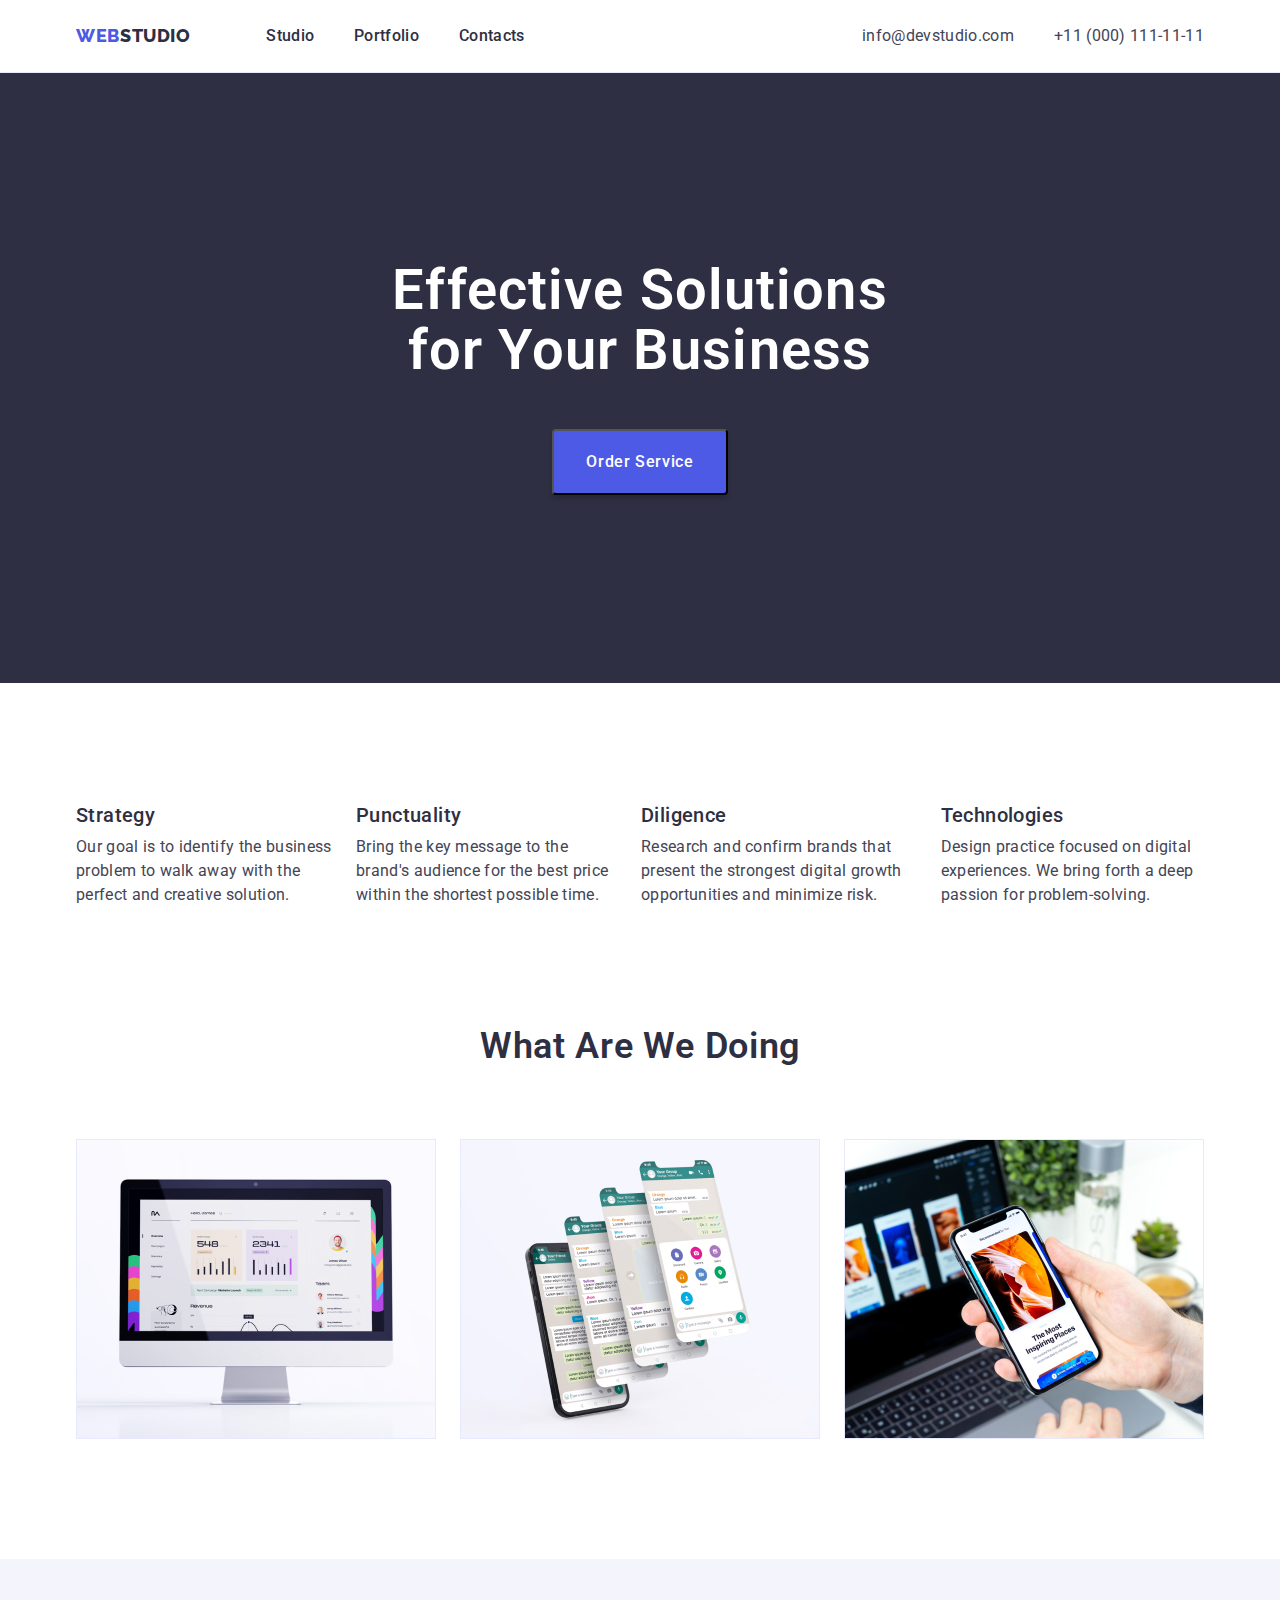
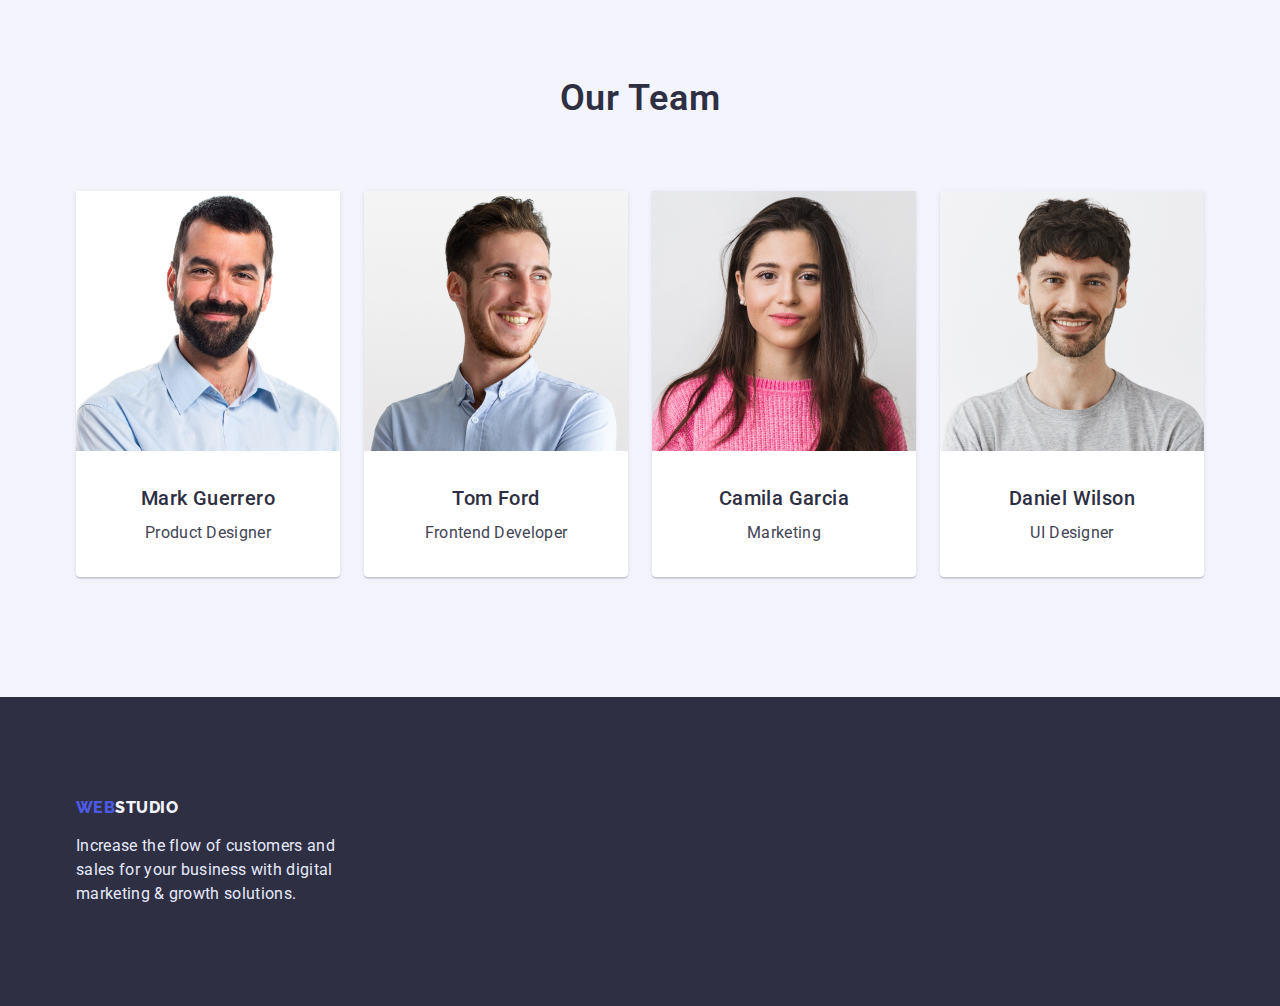
<file: index.html>
<!DOCTYPE html>
<html lang="en">
  <!--...-->
<head>
    <meta charset="utf-8">
    <meta http-equiv="x-ua-compatible" content="ie=edge">
    <meta name="viewport" content="width=device-width, initial-scale=1.0">
    <title>Web Studio</title>
    <link rel="stylesheet" href="https://cdn.jsdelivr.net/npm/modern-normalize@1.1.0/modern-normalize.min.css">
    <link rel="preconnect" href="https://fonts.googleapis.com">
    <link rel="preconnect" href="https://fonts.gstatic.com" crossorigin>
    <link href="https://fonts.googleapis.com/css2?family=Raleway:wght@800&family=Roboto:wght@400;500;700;900&display=swap" rel="stylesheet">
    <link rel="stylesheet" href="./css/styles.css">
</head>
<body>
  <!--HEADER-->
<header class="page-header">
<div class="container page-header-container">
  <nav class="page-nav">
      <div>
        <a class="logo link" href="LINK">
          <span class="logo-blue">Web</span>Studio</a>
        </div>
      <ul class="menu list">
         <li class="menu-item"><a class="menu-link link" href="index.html">Studio</a></li>
         <li class="menu-item"><a class="menu-link link" href="portfolio.html">Portfolio</a></li>
         <li class="menu-item"><a class="menu-link link" href="LINK">Contacts</a></li>
      </ul>
  </nav>
  <ul class="contact-phone-mail list">
      <li class="contact-mail-adress"><a class="mail-lin link" href="mailto:info@devstudio.com">info@devstudio.com</a></li>
      <li class="contact-phone-number"><a class="phone-lin link" href="tel:+11(000)1111111">+11 (000) 111-11-11</a></li>
    </ul>
</div>
</header>
<!---HERO-->
<main>
  <section class="hero">
   <div class="container">
     <h1 class="hero-title">Effective Solutions <br> for Your Business</h1>
     <button class="button-hero" type="button">Order Service</button>
   </div>
  </section>
  <!--SECTOIN DESCRIPTION-->
  <section class="section-description section">
    <div class="container">
      <ul class="list list-description">
        <li>
          <h3 class="title title-description">Strategy</h3>
          <p class="subtitle subtitle-description">Our goal is to identify the business problem to walk away with the perfect and creative solution.</p>
        </li>
        <li>
         <h3 class="title title-description">Punctuality</h3>
         <p class="subtitle subtitle-description">Bring the key message to the brand's audience for the best price within the shortest possible time.</p>
        </li>
        <li>
          <h3 class="title title-description">Diligence</h3>
          <p class="subtitle subtitle-description">Research and confirm brands that present the strongest digital growth opportunities and minimize risk.</p>
        </li>
          <li>
            <h3 class="title title-description">Technologies</h3>
            <p class="subtitle subtitle-description">Design practice focused on digital experiences. We bring forth a deep passion for problem-solving.</p>
          </li>
      </ul>
    </div>
  </section>
  <section class="services-section">
    <div class="container">
      <h2 class="section-title">What are we doing</h2>
      <ul class="list list-cards">
        <li><img src="imeges/Rectangle71.jpg" alt="monitor appl" width="360"></li>
        <li><img src="imeges/Rectangle71-1.jpg" alt="iphone scrinshots" width="360"></li>
        <li><img src="imeges/Rectangle71-2.jpg" alt="iphone in hand" width="360"></li>
      </ul>
    </div>
  </section>
  <!--TEAM-->
  <section class="team-section section">
    <div class="container">
      <h2 class="section-title">Our Team</h2>
      <ul class="list list-team">
        <li class="team-icon"><img src="imeges/img1.jpg" alt="photo Mark Guerrero" width="264">
          <h3 class="team-name">Mark Guerrero</h3>
          <p class="team-profession">Product Designer</p>
        </li>
        <li class="team-icon"><img src="imeges/img2.jpg" alt="photo Tom Ford" width="264">
          <h3 class="team-name">Tom Ford</h3>
          <p class="team-profession">Frontend Developer</p>
        </li>
        <li class="team-icon"><img src="imeges/img3.jpg" alt="photo Camila Garcia" width="264">
          <h3 class="team-name">Camila Garcia</h3>
          <p class="team-profession">Marketing</p>
        </li>
        <li class="team-icon"><img src="imeges/img4.jpg" alt="photo Daniel Wilson" width="264">
          <h3 class="team-name">Daniel Wilson</h3>
          <p class="team-profession">UI Designer</p>
        </li>
      </ul>
    </div>
  </section>
</main>
<footer class="footer">
  <div class="container">
    <a class="logo-footer link" href="LINK">Web<span class="logo-white">Studio</span></a>
    <p class="footer-text">Increase the flow of customers and<br>sales for your business with digital</br> marketing & growth solutions.</p>
  </div>
</footer>
</body>
</file>
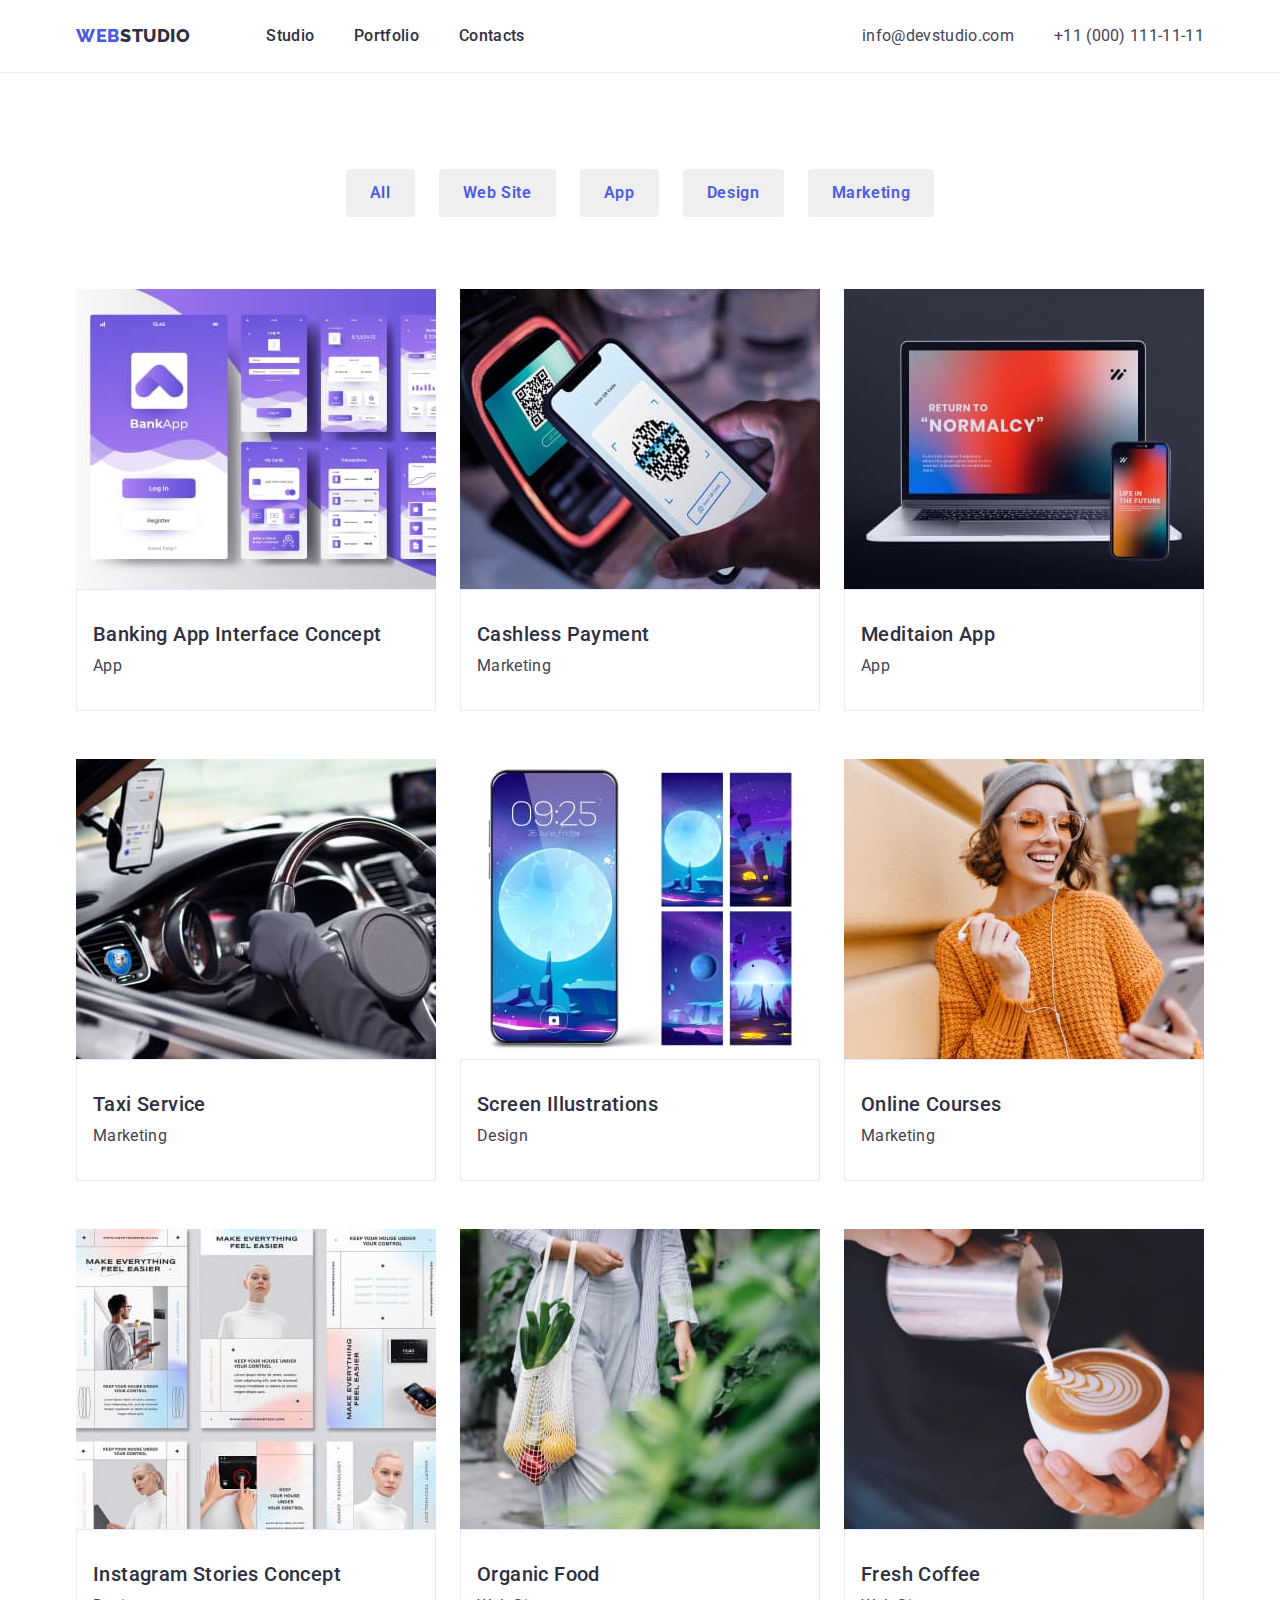
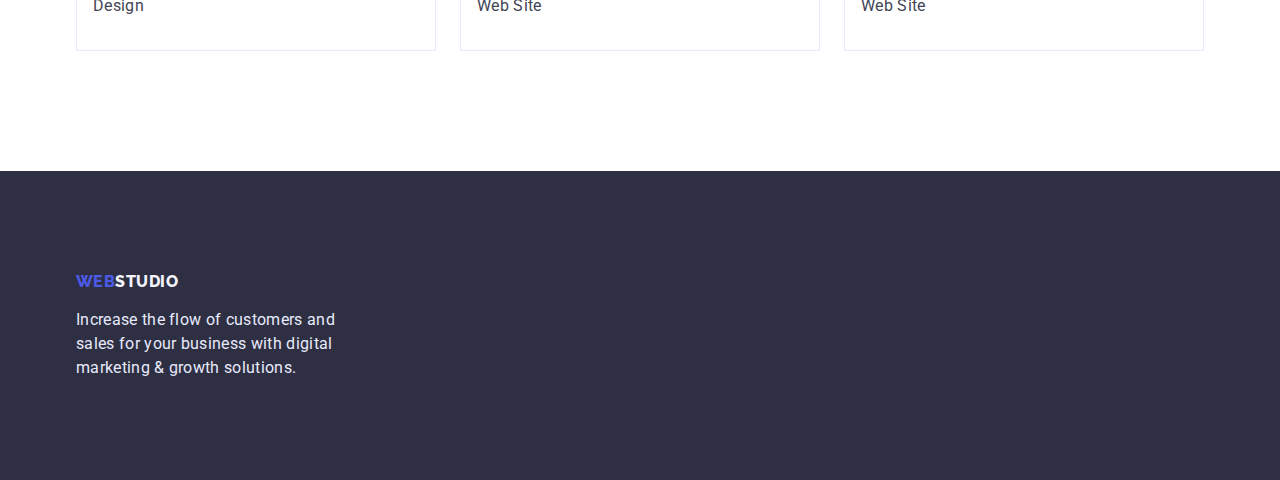
<file: portfolio.html>
<!DOCTYPE html>
<html lang="en">
<head>
    <meta charset="UTF-8">
    <meta http-equiv="X-UA-Compatible" content="IE=edge">
    <meta name="viewport" content="width=device-width, initial-scale=1.0">
    <title>Document</title>
    <link rel="stylesheet" href="https://cdn.jsdelivr.net/npm/modern-normalize@1.1.0/modern-normalize.min.css">
    <link rel="preconnect" href="https://fonts.googleapis.com">
    <link rel="preconnect" href="https://fonts.gstatic.com" crossorigin>
    <link href="https://fonts.googleapis.com/css2?family=Raleway:wght@800&family=Roboto:wght@400;500;700;900&display=swap" rel="stylesheet">
    <link rel="stylesheet" href="./css/styles.css">
</head>
<body>
    <!--HEADER-->
    <header class="page-header">
        <div class="container page-header-container">
            <nav class="page-nav">
                <div>
                    <a class="logo link" href="LINK"><span class="logo-blue">Web</span>Studio</a>
                </div>
                <ul class="menu list">
                    <li class="menu-item"><a class="menu-link link" href="index.html">Studio</a></li>
                    <li class="menu-item"><a class="menu-link link" href="portfolio.html">Portfolio</a></li>
                    <li class="menu-item"><a class="menu-link link" href="LINK">Contacts</a></li>
                </ul>
            </nav>
            <ul class="contact-phone-mail list">
                <li class="contact-mail-adress"><a class="mail-lin link" href="mailto:info@devstudio.com">info@devstudio.com</a></li>
                <li class="contact-phone-number"><a class="phone-lin link" href="tel:+11(000)1111111">+11 (000) 111-11-11</a></li>
            </ul>
        </div>
    </header>
<main>
    <!--PORTFOLIO MENU-->
    <section class="button-portfolio section-portfolio">
        <div class="container">
            <ul class="list list-button">
                <li><button class="button-filter" type="button">All</button></li>
                <li><button class="button-filter" type="button">Web Site</button></li>
                <li><button class="button-filter" type="button">App</button></li>
                <li><button class="button-filter" type="button">Design</button></li>
                <li><button class="button-filter" type="button">Marketing</button></li>
            </ul>
            <ul class="list menu-portfolio">
                <li class="portfolio-cards"><img src="./imeges/img-bank-app.jpg" alt="bank app on the phone" width="360">
                    <div class="portfolio-cards-wrapper">
                        <h3 class="menu-title">Banking App Interface Concept</h3>
                        <p class="menu-text">App</p>
                    </div>
                </li>
                <li class="portfolio-cards"><img src="./imeges/img-qrcode.jpg" alt="qr code on phone" width="360">
                    <div class="portfolio-cards-wrapper">
                        <h3 class="menu-title">Cashless Payment</h3>
                        <p class="menu-text">Marketing</p>
                    </div>
                </li>
                <li class="portfolio-cards"><img src="./imeges/img-normalcy.jpg" alt="laptop and phone" width="360">
                    <div class="portfolio-cards-wrapper">
                        <h3 class="menu-title">Meditaion App</h3>
                        <p class="menu-text">App</p>
                    </div>
                </li>
                <li class="portfolio-cards"><img src="./imeges/img-driver.jpg" alt="driver" width="360">
                    <div class="portfolio-cards-wrapper">
                        <h3 class="menu-title">Taxi Service</h3>
                        <p class="menu-text">Marketing</p>
                    </div>
                </li>
                <li class="portfolio-cards"><img src="././imeges/img-phone-moon.jpg" alt="phone with moon" width="360">
                    <div class="portfolio-cards-wrapper">
                        <h3 class="menu-title">Screen Illustrations</h3>
                        <p class="menu-text">Design</p>
                    </div>
                </li>
                <li class="portfolio-cards"><img src="./imeges/img-women-in-orange.jpg" alt="women with phone" width="360">
                    <div class="portfolio-cards-wrapper">
                        <h3 class="menu-title">Online Courses</h3>
                        <p class="menu-text">Marketing</p>
                    </div>
                </li>
                <li class="portfolio-cards"><img src="./imeges/img-colage.jpg" alt="photo collage" width="360">
                    <div class="portfolio-cards-wrapper">
                        <h3 class="menu-title">Instagram Stories Concept</h3>
                        <p class="menu-text">Design</p>
                    </div>
                </li>
                <li class="portfolio-cards"><img src="./imeges/img-fruits-in-bag.jpg" alt="girl carrying fruits in a bag" width="360">
                    <div class="portfolio-cards-wrapper">
                        <h3 class="menu-title">Organic Food</h3>
                        <p class="menu-text">Web Site</p>
                    </div>
                </li>
                <li class="portfolio-cards"><img src="./imeges/img-coffe-with-milk.jpg" alt="coffe with milk" width="360">
                    <div class="portfolio-cards-wrapper">
                        <h3 class="menu-title">Fresh Coffee</h3>
                        <p class="menu-text">Web Site</p>
                    </div>
                </li>
            </ul>
        </div>
    </section>
</main>
<footer class="footer">
    <div class="container">
        <a class="logo-footer link" href="LINK">Web<span class="logo-white">Studio</span></a>
        <p class="footer-text">Increase the flow of customers and<br>sales for your business with digital</br>marketing & growth solutions.</p>
    </div>
</footer>
</body>
</html>
</file>
<file: css/styles.css>
:root{
--accent-color: #404BBF;
--text-color: #434455;
--hero-text-color: #FFFFFF;
--primary-font: 'Roboto', sans-serif;
--secondary-font: 'Raleway', sans-serif;
--nav-menu-color:#2E2F42;
--Logo-color: #4D5AE5;
--footer-text-color: #E7E9FC;
--logo-background-color: #F4F4FD;
--background-color: #E5E5E5 ;

}
/*прибрали крапки зі списків*/
.list{
    list-style: none;
}

/*прибрали підкреслення посилань*/
.link{
    text-decoration: none;
}
/*скидання зовнішніх відступів*/
h1, 
h2, 
h3, 
h4, 
h5, 
h6,
p{
    margin-top: 0;
    margin-bottom: 0;
}
ul{
    margin-top: 0;
    margin-bottom: 0;
    padding-left: 0;
}
img{
    display: block;
}
/*налаштування курсору*/
button{
    cursor: pointer;
}
/*наслідування від батьківського елемента*/
body{
    font-family: var(--primary-font);
    font-weight: 400;
}

/*задаємо ширину контейнеру*/
.container{
    width: 1158px;
    margin-left: auto;
    margin-right: auto;
    padding-left: 15px;
    padding-right: 15px;
}
/*задаємо відступи між скціями*/
.section{
    padding-top: 120px;
    padding-bottom: 120px;
}


/* HEADER */
.logo{
    width: 71px;
    height: 24px;
    font-family: var(--secondary-font);
    font-weight: 800;
    font-size: 18px;
    line-height: 1.33;
    color: var(--nav-menu-color);
    letter-spacing: 0.03em;
    text-transform: uppercase;
}
.logo-blue{    
    width: 44px;
    height: 24px;
    color: var(--Logo-color);
    letter-spacing: 0.03em;
}
.menu-link:hover,
.menu-link:focus{
    color: var(--accent-color);
}
.menu-link{
    font-weight: 500;
    font-size: 16px;
    line-height: 1.5;
    letter-spacing: 0.02em;
    color: var(--nav-menu-color);
}
.phone-lin{
    font-size: 16px;
    line-height: 1.5;
    letter-spacing: 0.02em;
    color: var(--text-color);
}
.mail-lin{
    font-size: 16px;
    line-height: 1.5;
    letter-spacing: 0.02em;
    color: var(--text-color);
}
.mail-lin:hover,
.mail-lin:focus{
    color: var(--accent-color);
}
.phone-lin:hover,
.phone-lin:focus{
    color: var(--accent-color);
}
/*ставимо у рядок елементи хедеру*/
.page-header-container{
    display: flex;
    align-items: center;
}
.page-nav{
    display: flex;
    align-items: center;
}
.logo-blue{
    display: inline-flex;
    align-items: center;
}
.menu{
    display: flex;
    align-items: center;
}
.contact-phone-mail{
    display: flex;
    align-items: center;
    margin-left: auto;
}
/*робимо відступи*/
.logo{
    margin-right: 76px;
}
.menu-item:not(:last-child){
    margin-right: 40px;
}
.contact-mail-adress{
    margin-right: 40px;
}
.page-header{
    padding-top: 24px;
    padding-bottom: 24px;

    /*встановлюємо рамку*/
    border-bottom-width: 1px;
    border-bottom-style: solid;
    border-bottom-color:var(--footer-text-color);
}
/* /HEADER */

/* HERO */
.hero{
    background: var(--nav-menu-color);
    padding-top: 188px;
    padding-bottom: 188px;
}
.hero-title{
    font-weight: 600;
    font-size: 56px;
    line-height: 1.07;
    text-align: center;
    letter-spacing: 0.02em;
    color: var(--hero-text-color);
    margin-bottom: 48px;
}
.button-hero{
    font-weight: 500;
    font-size: 16px;
    font-family: var(--primary-font);
    line-height: 1.9;
    display: flex;
    align-items: center;
    letter-spacing: 0.04em;
    color: var(--hero-text-color);
    background: var(--Logo-color);
    box-shadow: 0px 4px 4px rgba(0, 0, 0, 0.15);
    border-radius: 4px;
    padding: 16px 32px 16px 32px;
    margin: 0 auto;
    display: block;
}
.button-hero:focus,
.button-hero:hover{
    background: var(--accent-color);
}
/* /HERO */

/* SECTOIN DESCRIPTION */
.services-section{
    padding-bottom: 120px;
}

.title{
    font-weight: 500;
    font-size: 20px;
    line-height: 1.2;
    letter-spacing: 0.02em;
    color: var(--nav-menu-color);
}
.title-description{
    margin-bottom: 8px;
    flex-wrap: wrap;
}
.subtitle-description{
    flex-wrap: wrap;
}
/*виставляємо елементи у рядок*/
.list-description{
    display: flex;
    flex-basis: calc(100%-3*24/4);
    column-gap: 24px;
}

/*встановлюємо відступ між елементами
окрім останнього*/


/* /SECTOIN DESCRIPTION */
/*What are we doing*/
.list-cards{
    display: flex;
    flex-wrap: wrap;
    justify-content: space-between;
    flex-basis: calc(100%-2*24/3);
}
/* /What are we doing*/

/* TEAM */
.team-icon{
    background: #FFFFFF;
    box-shadow: 0px 1px 6px rgba(46, 47, 66, 0.08), 0px 1px 1px rgba(46, 47, 66, 0.16), 0px 2px 1px rgba(46, 47, 66, 0.08);
    border-radius: 0px 0px 4px 4px;
}
.team-section{
    background: var(--logo-background-color);
}
.list-team{
    display: flex;
    flex-wrap: wrap;
    flex-basis: calc(100%-3*24/4);
    gap: 24px;
}
.subtitle{
    font-size: 16px;
    line-height: 1.5;
    letter-spacing: 0.02em;
    color: var(--text-color);
}
.section-title{
    font-weight: 600;
    font-size: 36px;
    line-height: 1.11;
    text-align: center;
    letter-spacing: 0.02em;
    text-transform: capitalize;
    color: var(--nav-menu-color);
    /*задаємо відступи внутрішні, між елементами*/
    margin-bottom: 72px;

}
.team-name{
    font-weight: 500;
    font-size: 20px;
    line-height: 1.5;
    text-align: center;
    letter-spacing: 0.02em;
    color: var(--nav-menu-color);
    /*задаємо внутрішні відступи*/
    margin-bottom: 8px;
    padding-top: 32px;
}
.team-profession{
    font-size: 16px;
    line-height: 1.5;
    text-align: center;
    letter-spacing: 0.02em;
    color: var(--text-color);
    /*встановлюємо відступ внутрішній*/
    padding-bottom: 32px;
}
/* /TEAM */

/* PORTFOLIO */
.button-filter{
    font-weight: 600;
    font-size: 16px;
    line-height: 1.5;
    display: flex;
    align-items: center;
    text-align: center;
    letter-spacing: 0.04em;
    color: var(--Logo-color);
    border-radius: 4px;
    border:none;
    /*задаємо внутрішні відступи кнопкам*/
    padding: 12px 24px 12px 24px;

}
.button-filter:focus,
.button-filter:hover{
    background-color: var(--accent-color);
    color: var(--hero-text-color);
    box-shadow: 0px, 2px rgba(0, 0, 0, 0.08);
}
.menu-title{
    font-weight: 500;
    font-size: 20px;
    line-height: 1.2;
    letter-spacing: 0.02em;
    color: var(--nav-menu-color);
    /*проставляємо внутрішні відступи*/
    margin-bottom: 8px;
    padding-top: 32px;
    padding-left: 16px;
}
.menu-text{
    font-size: 16px;
    line-height: 1.5;
    letter-spacing: 0.02em;
    color: var(--text-color);
    padding-bottom: 32px;
    padding-left: 16px;
}

.list-button{
    display: flex;
    align-items: center;
    justify-content: center;
    gap: 24px;
    padding-top: 96px;
    padding-bottom: 72px;
}
.menu-portfolio{
    display: flex;
    flex-wrap: wrap;
    column-gap:24px;
    row-gap: 48px;
}
.portfolio-cards{
    flex-basis: calc(100%-48/3);
}
.portfolio-cards-wrapper{
    border-width: 1px;
    border-style: solid;
    border-color: var(--footer-text-color);
}
.section-portfolio{
    padding-bottom: 120px;
}


/* /PORTFOLIO */

/* FOOTER */
.footer{
    background: var(--nav-menu-color);
}
.logo-footer{
    font-family: 'Raleway', sans-serif;;
    font-weight: 800;
    font-size: 1.17;
    line-height: 21px;
    display: flex;
    align-items: center;
    letter-spacing: 0.03em;
    text-transform: uppercase;
    color: var(--Logo-color);
    /*задаємо зовнішні відступи*/
    padding-top: 100px;
}
.logo-white{
    color: var(--logo-background-color);
}
.footer-text{
    font-size: 16px;
    line-height: 1.5;
    letter-spacing: 0.02em;
    color: var(--footer-text-color);
    /*задаємо зовнішні відступи*/
    padding-bottom: 100px;

    /*задаємо внутрішні відступи*/
    margin-top: 16px;
}
/* /FOOTER */
</file>
